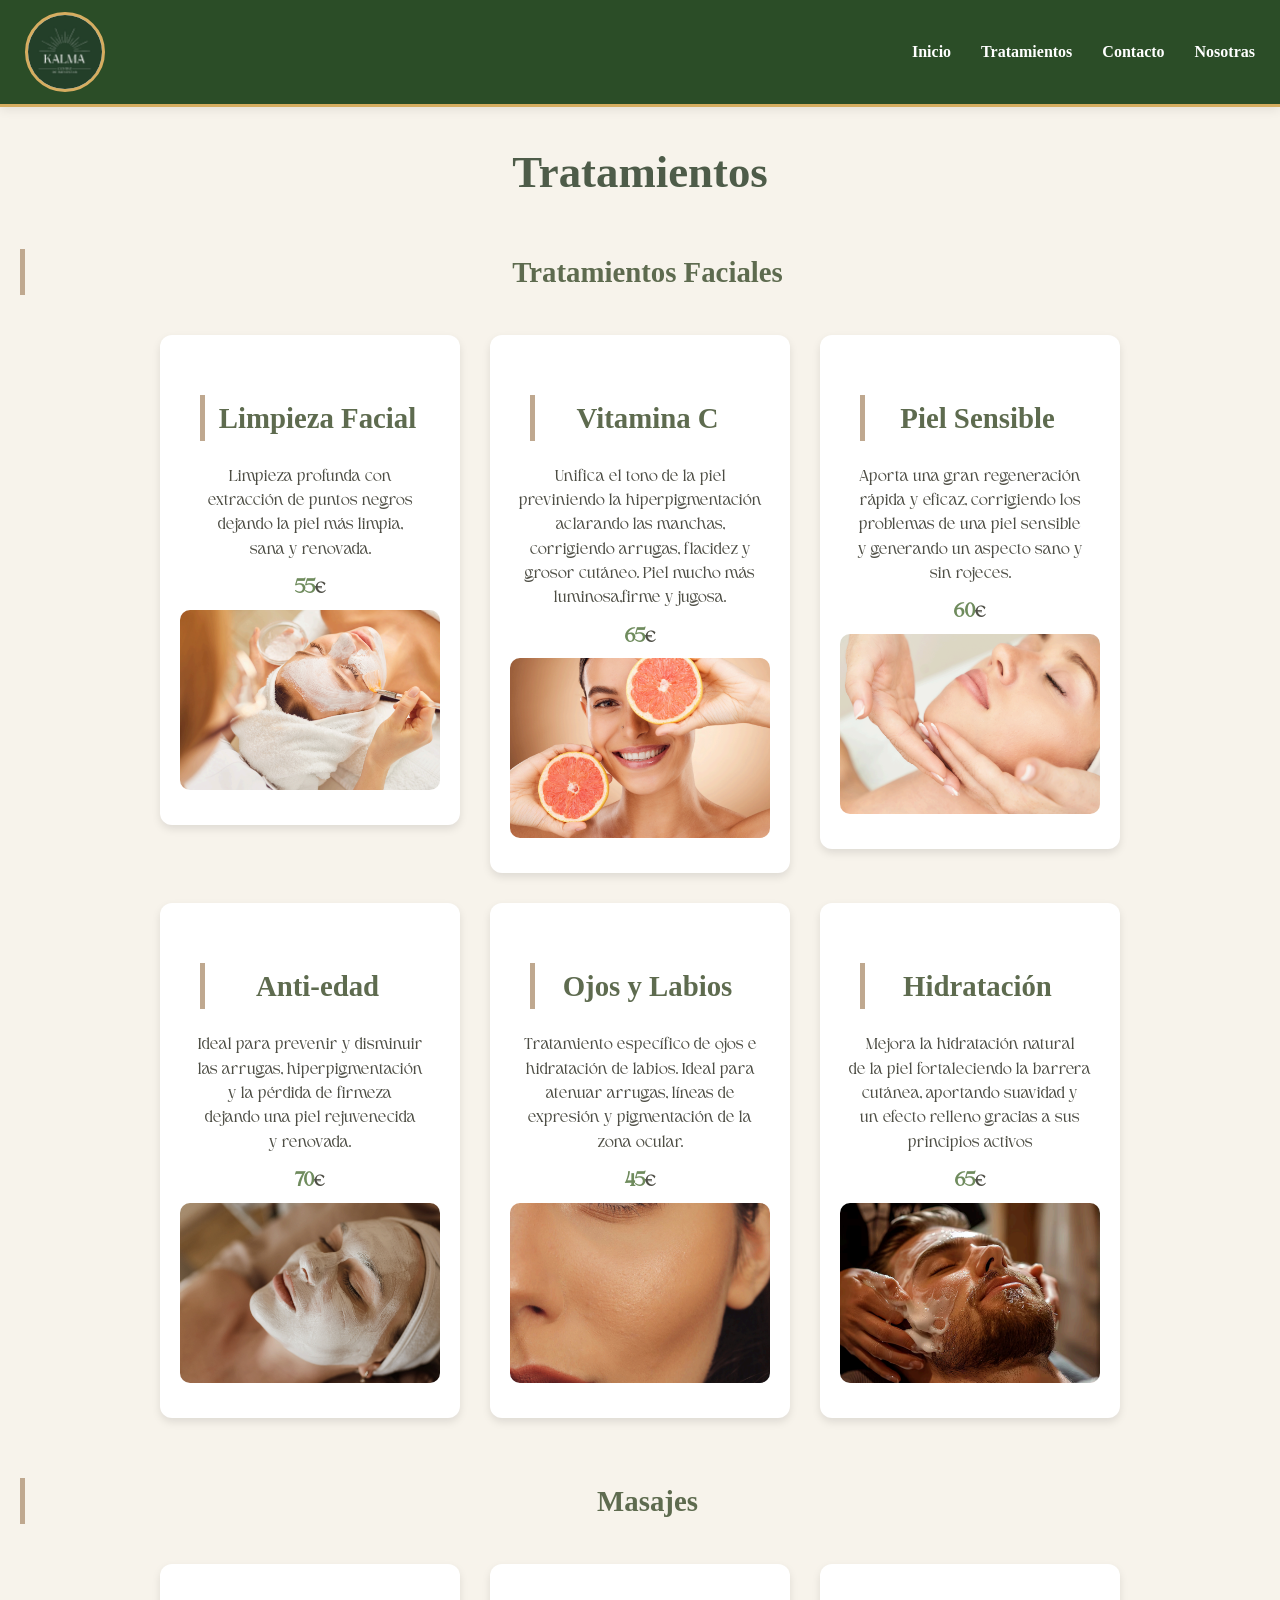
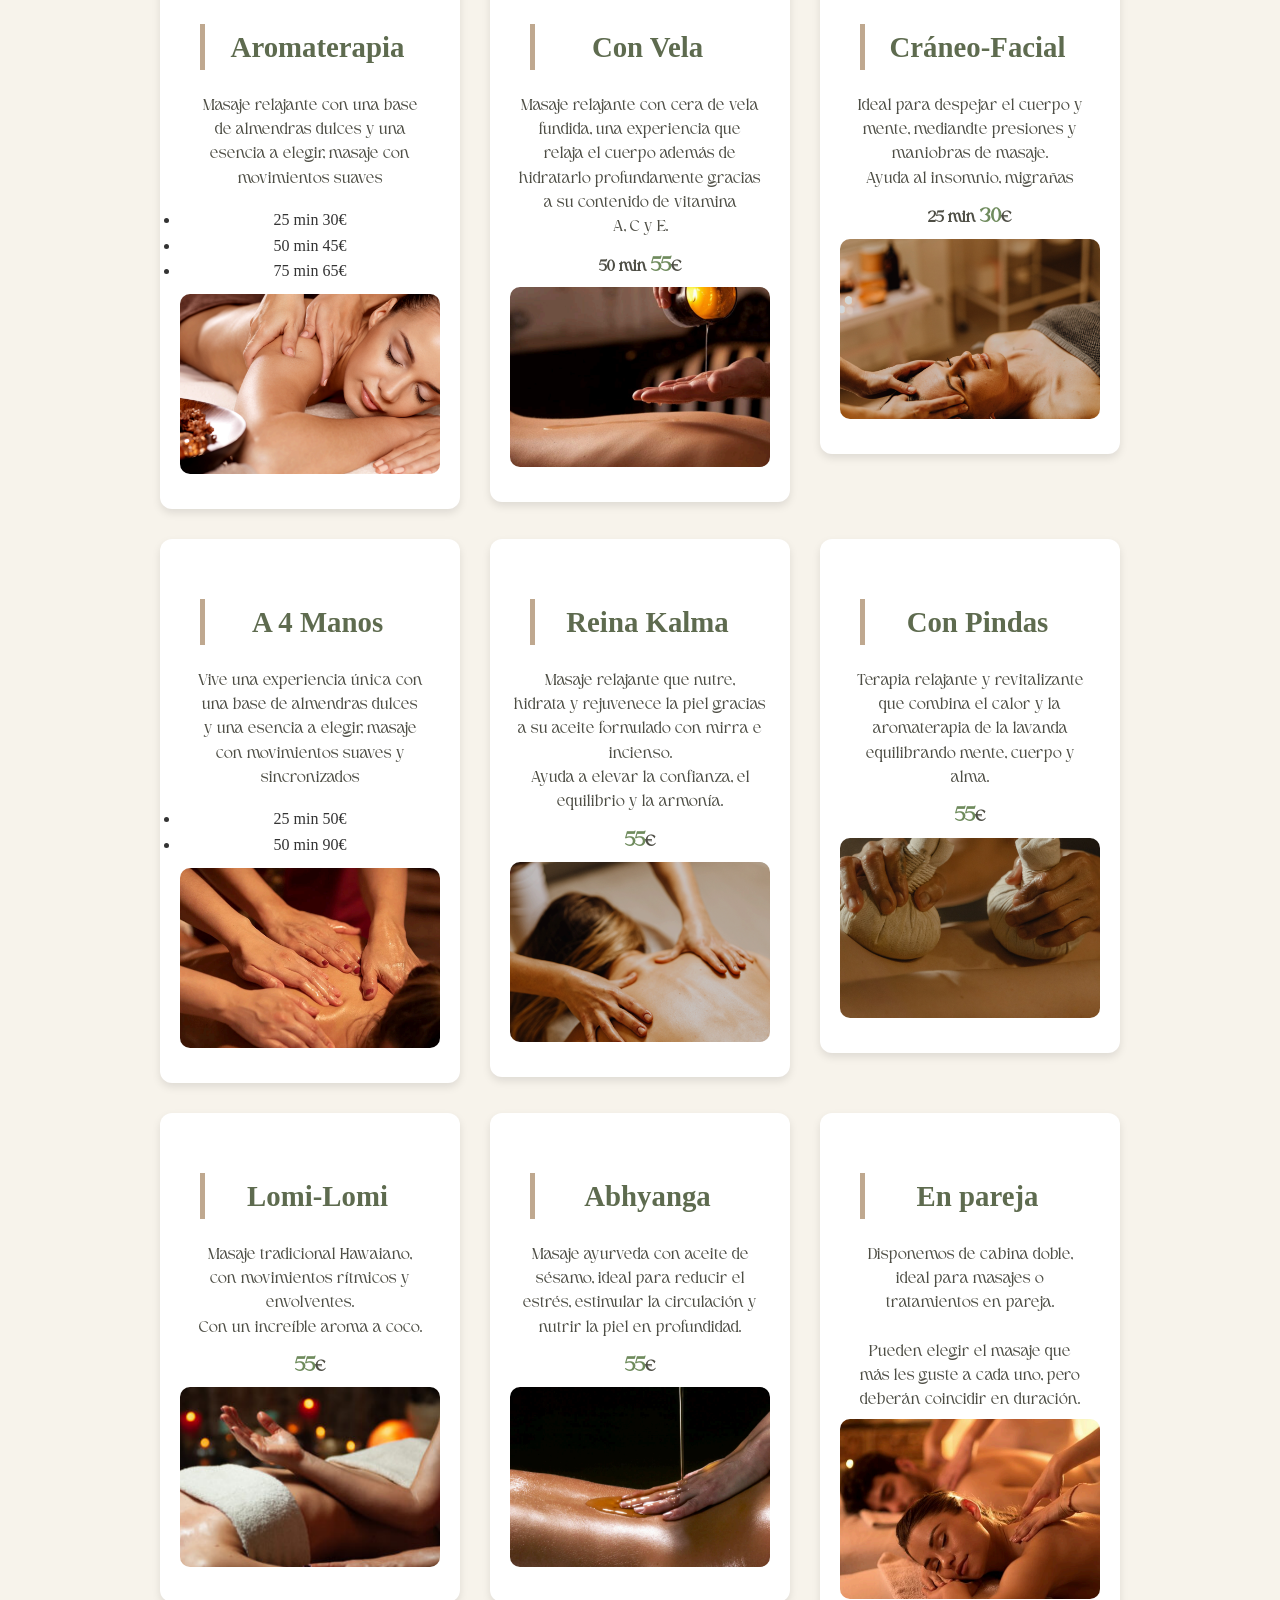
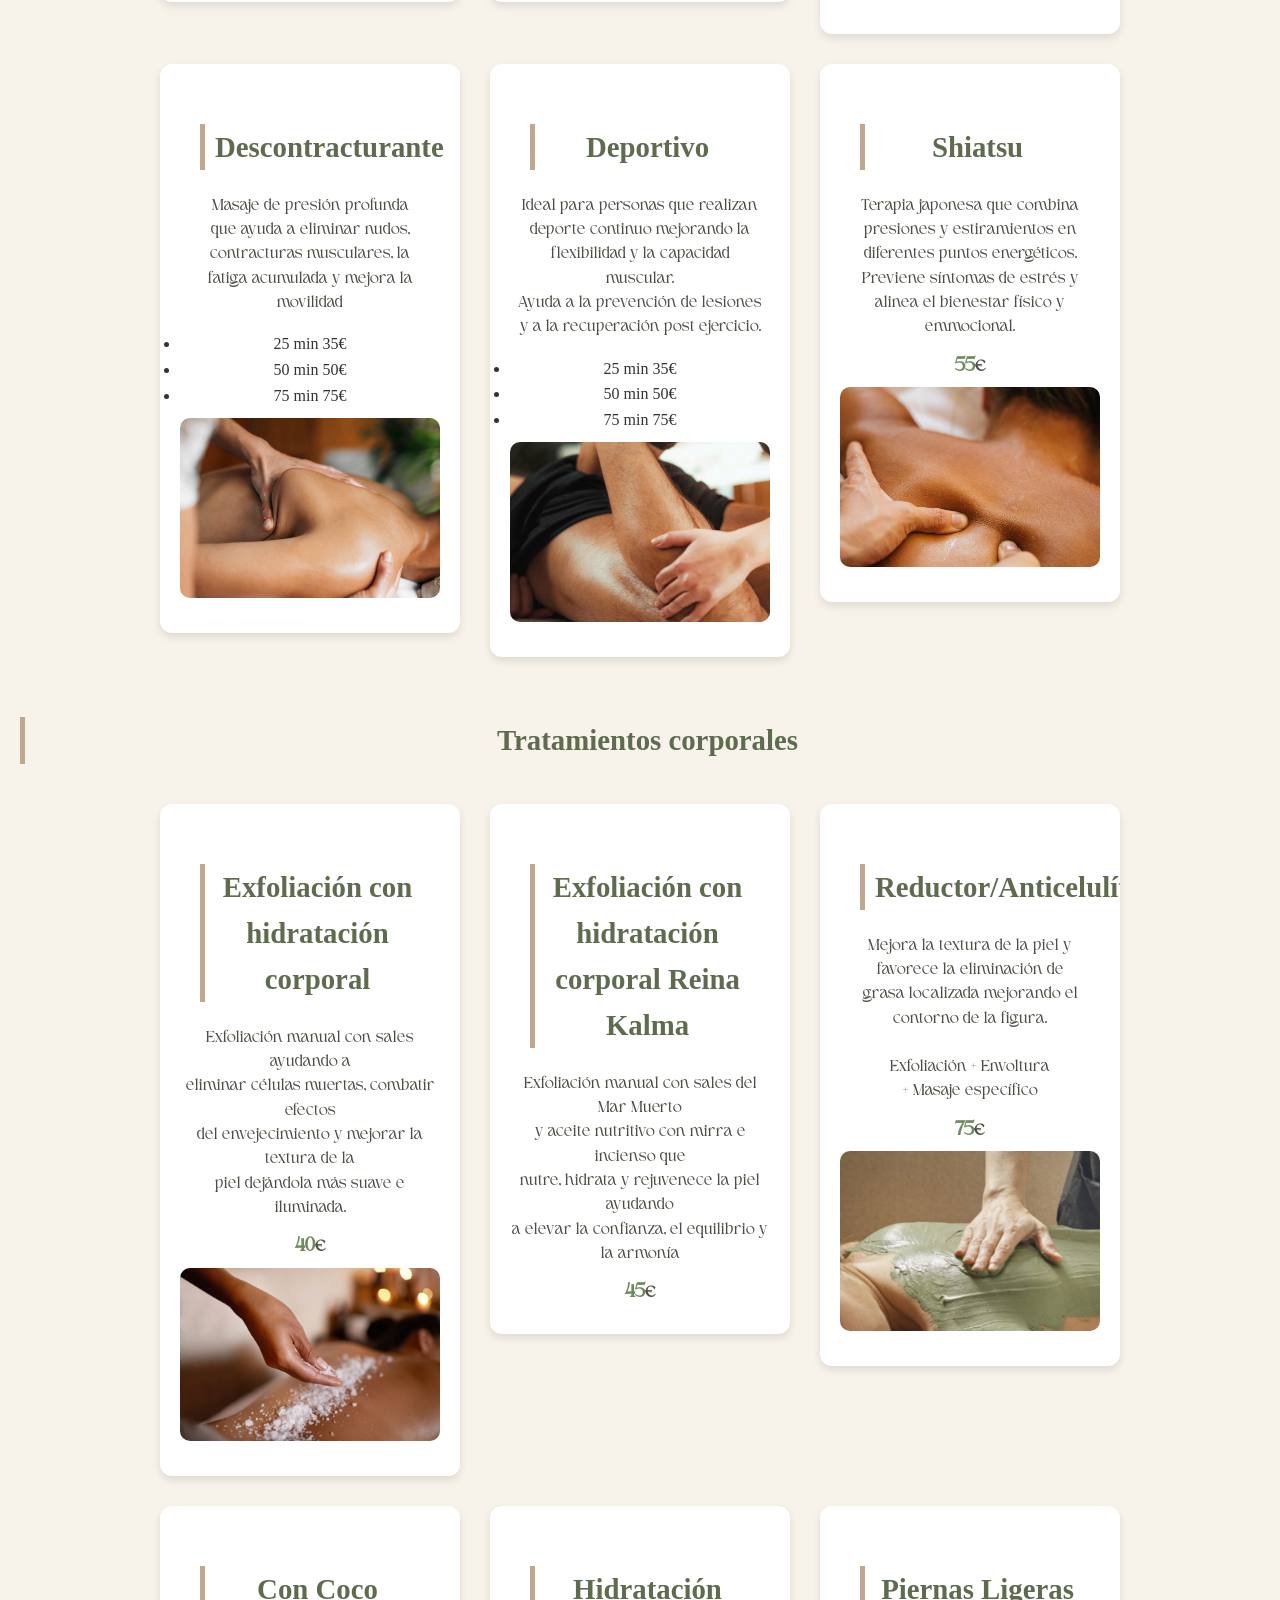
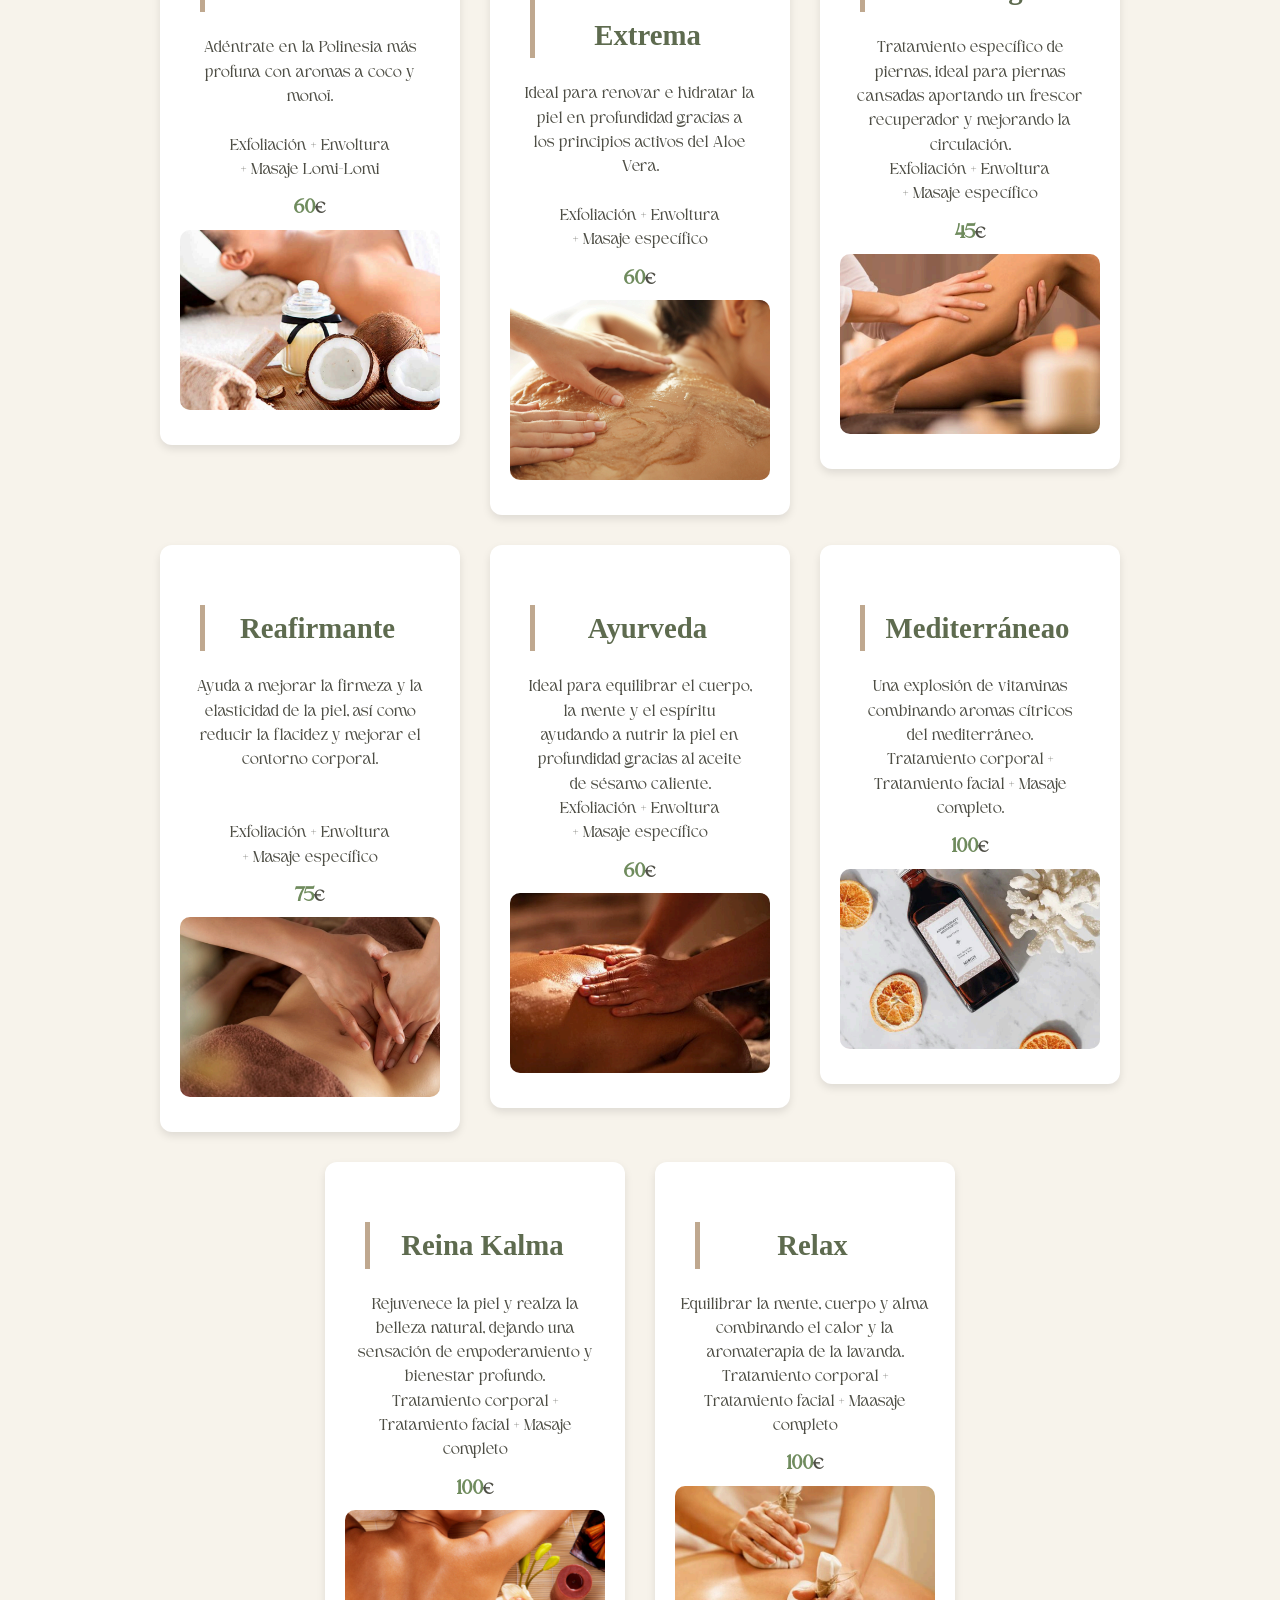
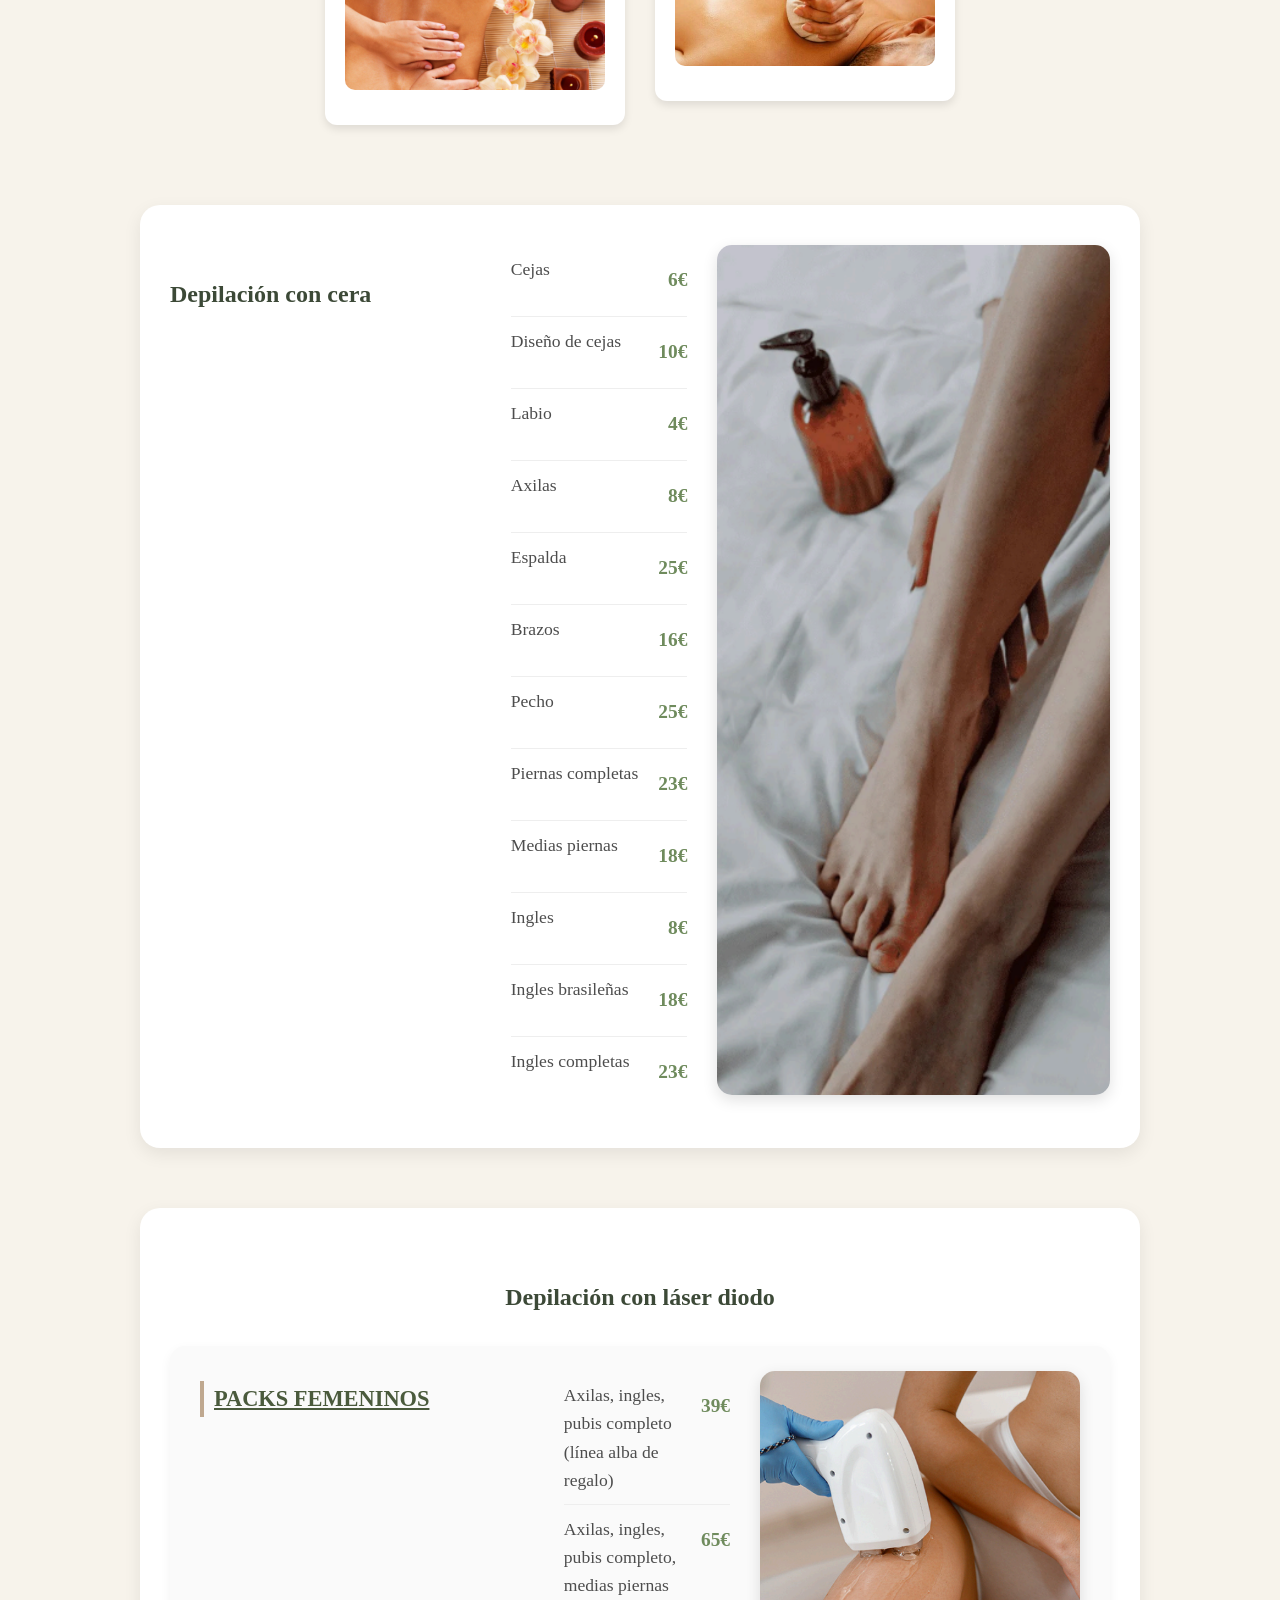
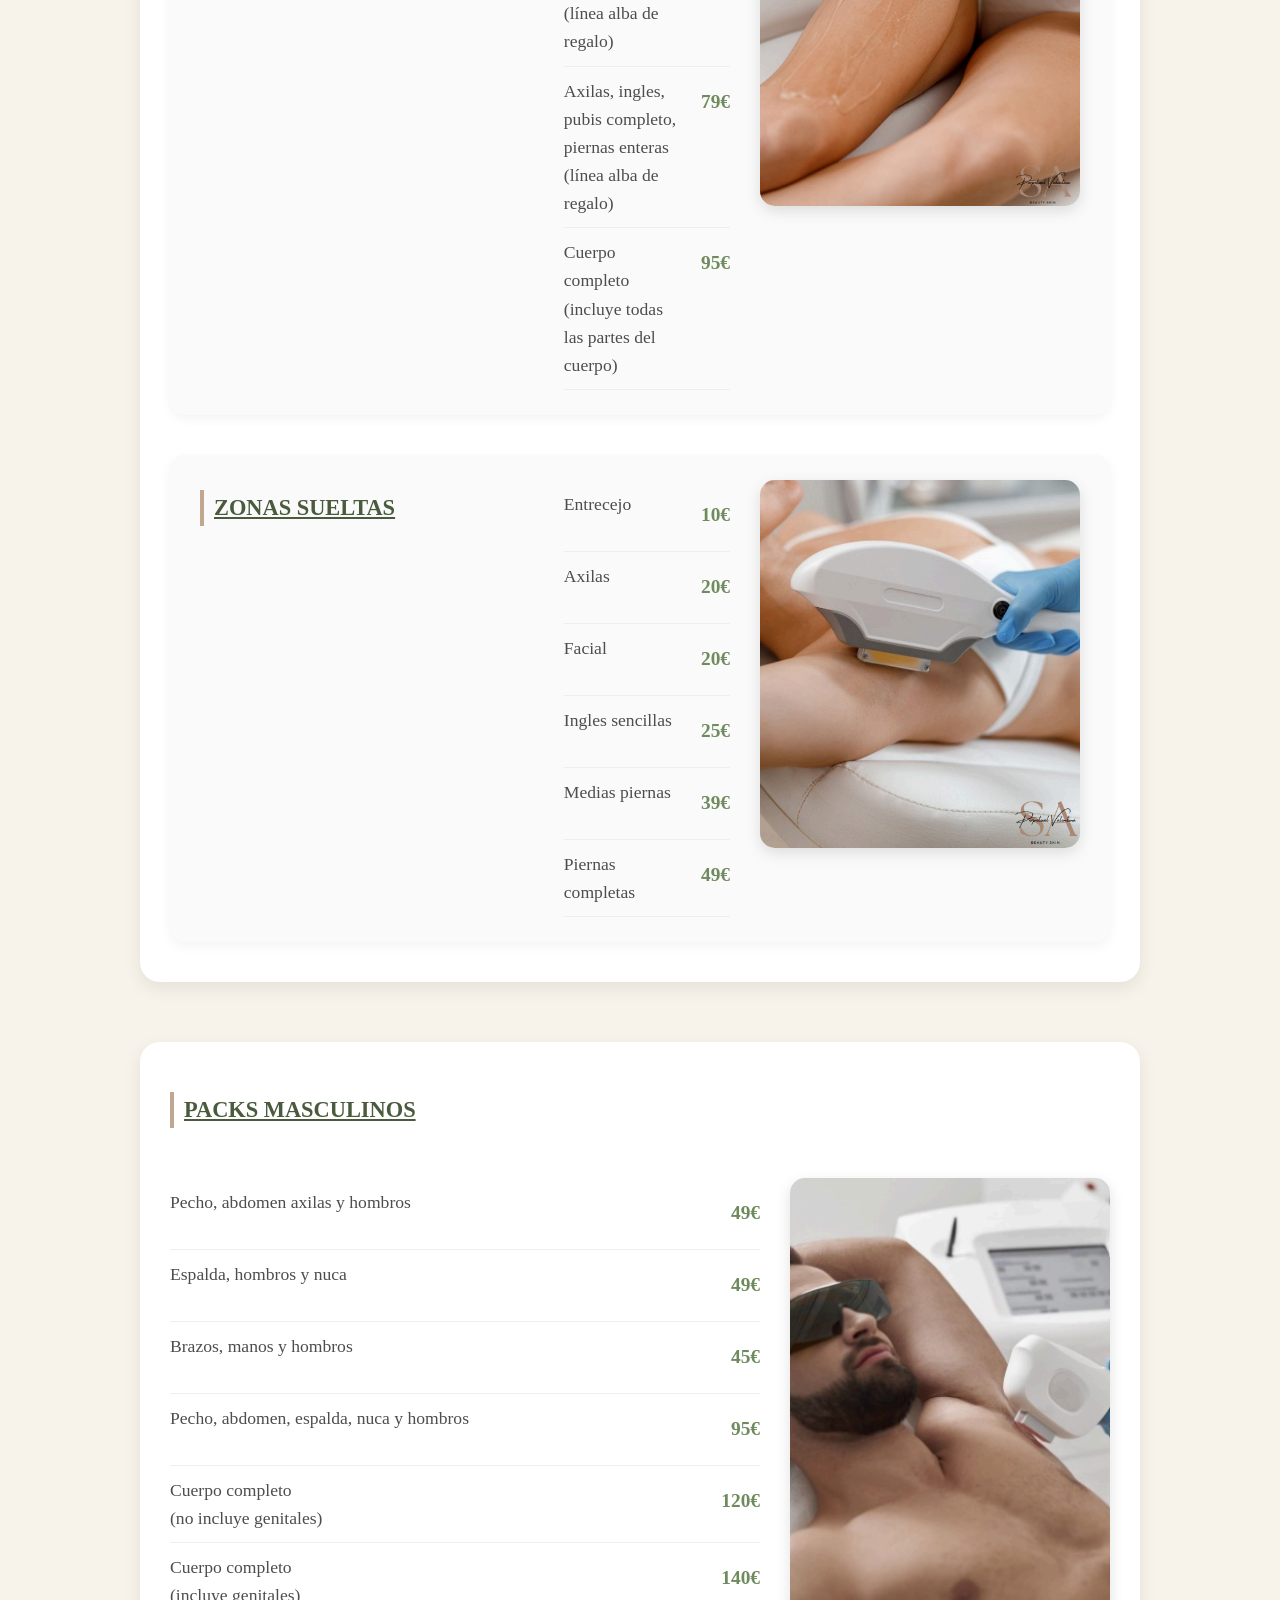
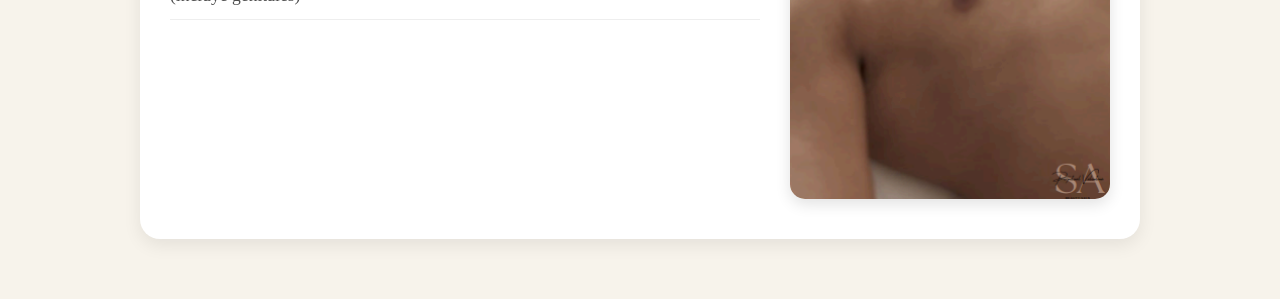
<file: servicios.html>
<!DOCTYPE html>
<html lang="es">
    <head>
        <meta charset="UTF-8"/>
        <meta name="viewport" content="width=device-width, initial-scale=1.0" />
        <title>Kalma. Servicios</title>
        <link rel="stylesheet" href="estilos.css" />
        <link href="https://fonts.googleapis.com/css2?family=Merriweather&family=Nunito&display=swap" rel="stylesheet" />
        <link rel="stylesheet" href="https://cdnjs.cloudflare.com/ajax/libs/font-awesome/6.5.0/css/all.min.css" />
    </head>
    <body>
        <!--Copia nav página principal-->
       <nav>
          <div class="nav-logo">
             <img src="img/logo.png" alt="Logotipo Kalma"/>
            </div>
          <div class="nav-links">
             <a href="index.html">Inicio</a>
             <a href="servicios.html">Tratamientos</a>
             <a href="index.html#contacto">Contacto</a>
             <a href="index.html#nosotras">Nosotras</a>
            </div>
        </nav>
        <!--contenedor principal de todos los tratamientos-->
        <div class="tratamientos">
          <h1>Tratamientos</h1>
          <h2 class="titulo-seccion">Tratamientos Faciales</h2>
          <!--Tratamientos faciales-->
            <div class="ttmto">
              <!--Cada bloque representa un tratamiento facial-->
              <!--Estructura general: título, descripción, precio e img-->
              <div id="facial">
                <h2>Limpieza Facial</h2>
                <p>Limpieza profunda con<br>extracción de puntos negros<br>dejando la piel más limpia,<br>sana y renovada.</p>
                <p class="precio">
                    <span class="cantidad">55</span><span class="moneda">€</span>
                </p>
                <img class="fotos-ttmtos" src="img/ttmt/faciales/facial.png" alt="Limpieza facial"/>
              </div>
              <div id="vitc">
                <h2>Vitamina C</h2>
                <p>Unifica el tono de la piel<br>previniendo la hiperpigmentación<br>aclarando las manchas,<br>
                    corrigiendo arrugas, flacidez y<br>grosor cutáneo. Piel mucho más<br>luminosa,firme y jugosa.</p>
                    <p class="precio">
                        <span class="cantidad">65</span><span class="moneda">€</span>
                    </p>
                    <img class="fotos-ttmtos" src="img/ttmt/faciales/vitc.png" alt="Vitamina C"/>
              </div>
              <div id="sensible">
                <h2>Piel Sensible</h2>
                <p>Aporta una gran regeneración<br>rápida y eficaz, corrigiendo los<br>problemas de una piel sensible<br>
                y generando un aspecto sano y<br>sin rojeces.</p>
                <p class="precio">
                    <span class="cantidad">60</span><span class="moneda">€</span>
                    
                </p>
                <img class="fotos-ttmtos" src="img/ttmt/faciales/sensible.png" alt="Piel sensible"/>
              </div>
              <div id="edad">
                <h2>Anti-edad</h2>
                <p>Ideal para prevenir y disminuir<br>las arrugas, hiperpigmentación<br>
                y la pérdida de firmeza<br>dejando una piel rejuvenecida<br>y renovada.</p>
                <p class="precio">
                 <span class="cantidad">70</span><span class="moneda">€</span>
                    
                </p>
                <img class="fotos-ttmtos" src="img/ttmt/faciales/anti-edad.png" alt="Anti-edad"/>

              </div>
              <div id="ojo-labio">
                <h2>Ojos y Labios</h2>
                <p>Tratamiento específico de ojos e<br>hidratación de labios. Ideal para atenuar arrugas, líneas de<br>
                expresión y pigmentación de la<br>zona ocular.</p>
                <p class="precio">
                 <span class="cantidad">45</span><span class="moneda">€</span>
                    
                </p>
                <img class="fotos-ttmtos" src="img/ttmt/faciales/ojoslabios.png" alt="Ojos y Labios"/>
              </div>
              <div id="hidra">
                <h2>Hidratación</h2>
                <p>Mejora la hidratación natural<br>de la piel fortaleciendo la barrera<br>cutánea, aportando suavidad y<br>un efecto
                relleno gracias a sus<br>principios activos</p>
                <p class="precio">
                 <span class="cantidad">65</span><span class="moneda">€</span>
                    
                </p>
                <img class="fotos-ttmtos" src="img/ttmt/faciales/hidratacion.png" alt="Hidratación"/>


              </div>

            </div>
          
          <h2 class="titulo-seccion">Masajes</h2>
          <!--Masajes-->
          <div class="ttmto">
        
            <div id="aroma">
            <h2>Aromaterapia</h2>
            <p>Masaje relajante con una base<br>de almendras dulces y una<br>esencia a elegir, masaje con<br>movimientos suaves</p>
            <p class="precio">
                <ul>
                    <li>25 min 30€</li>
                    <li>50 min 45€</li>
                    <li>75 min 65€</li>
                </ul>
                
            </p>
            <img class="foto-ttmtos" src="img/ttmt/masajes/aroma.png" alt="Aromaterapia"/>
            </div>
            <div id="vela">
               <h2>Con Vela</h2>
               <p>Masaje relajante con cera de vela<br>fundida, una experiencia que<br>relaja el cuerpo además de<br>
               hidratarlo profundamente gracias<br>a su contenido de vitamina<br>A, C y E.</p>
        
                <p class="precio">
                  <span class="tiempo">50 min </span><span class="cantidad">55</span><span class="moneda">€</span>
                </p>
                <img class="foto-ttmtos" src="img/ttmt/masajes/velas.png" alt="Con Vela"/>
            </div>
            <div id="craneo">
                <h2>Cráneo-Facial</h2>
                <p>Ideal para despejar el cuerpo y<br>mente, mediandte presiones y<br>maniobras de masaje.<br>Ayuda al insomnio, migrañas</p>
                <p class="precio">
                    <span class="tiempo">25 min </span><span class="cantidad">30</span><span class="moneda">€</span>
                </p>
                <img class="foto-ttmtos" src="img/ttmt/masajes/craneo-facial.png" alt="Cráneo-facial"/>
            </div>
            <div id="cuatro">
                <h2>A 4 Manos</h2>
                <p>Vive una experiencia única con<br>una base de almendras dulces<br>y una esencia a elegir, masaje<br>con movimientos suaves y sincronizados</p>
                <p class="precio">
                    <ul>
                    <li>25 min 50€</li>
                    <li>50 min 90€</li>
                   </ul>
                </p>
                <img class="foto-ttmtos" src="img/ttmt/masajes/cuatro.png" alt="A 4 Manos"/>
            </div>
            <div id="kalma">
                <h2>Reina Kalma</h2>
                <p>Masaje relajante que nutre,<br>hidrata y rejuvenece la piel gracias<br>a su aceite formulado con mirra e<br>incienso.<br>
                Ayuda a elevar la confianza, el<br>equilibrio y la armonía.</p>
                <p class="precio">
                   <span class="cantidad">55</span><span class="moneda">€</span>
                </p>
                <img class="foto-ttmtos" src="img/ttmt/masajes/kalma.png" alt="Reina Kalma"/>
            </div>
            <div id="pindas">
                <h2>Con Pindas</h2>
                <p>Terapia relajante y revitalizante<br> que combina el calor y la<br>aromaterapia de la lavanda<br>equilibrando mente, cuerpo y<br>alma.</p>
                <p class="precio">
                   <span class="cantidad">55</span><span class="moneda">€</span>
                </p>
                <img class="foto-ttmtos" src="img/ttmt/masajes/pindas.png" alt="Con pindas"/>
            </div>
            <div id="lomi">
                <h2>Lomi-Lomi</h2>
                <p>Masaje tradicional Hawaiano,<br>con movimientos rítmicos y<br>envolventes.<br>Con un increíble aroma a coco.</p>
                <p class="precio">
                   <span class="cantidad">55</span><span class="moneda">€</span>
                </p>
                <img class="foto-ttmtos" src="img/ttmt/masajes/lomi.png" alt="Lomi-Lomi"/>
            </div>
            <div id="abhyanga">
                <h2>Abhyanga</h2>
                <p>Masaje ayurveda con aceite de<br>sésamo, ideal para reducir el<br>estrés, estimular la circulación y<br>nutrir la piel en profundidad.</p>
                <p class="precio">
                   <span class="cantidad">55</span><span class="moneda">€</span>
                </p>
                <img class="foto-ttmtos" src="img/ttmt/masajes/abhyanga.png" alt="Abhyanga"/>
            </div>
            <div id="pareja">
                <h2>En pareja</h2>
                <p>Disponemos de cabina doble,<br>ideal para masajes o<br>tratamientos en pareja.<br><br>Pueden elegir el masaje que<br>más les guste a cada uno, pero<br>deberán coincidir en duración.</p>
                <img class="foto-ttmtos" src="img/ttmt/masajes/pareja.png" alt="En pareja"/>
            </div>
            <div id="descontra">
                <h2>Descontracturante</h2>
                <p>Masaje de presión profunda<br>que ayuda a eliminar nudos,<br>contracturas musculares, la<br>fatiga acumulada y mejora la<br>movilidad</p>
                <p class="precio">
                  <ul>
                    <li>25 min 35€</li>
                    <li>50 min 50€</li>
                    <li>75 min 75€</li>
                   </ul>
                </p>
                <img class="foto-ttmtos" src="img/ttmt/masajes/descontacturante.png" alt="Descontracturante"/>
            </div>
             <div id="depo">
                <h2>Deportivo</h2>
                <p>Ideal para personas que realizan<br>deporte continuo mejorando la<br>flexibilidad y la capacidad<br>muscular.<br>Ayuda a la prevención de lesiones<br>y a la recuperación post ejercicio.</p>
                <p class="precio">
                   <ul>
                    <li>25 min 35€</li>
                    <li>50 min 50€</li>
                    <li>75 min 75€</li>
                   </ul>
                </p>
                <img class="foto-ttmtos" src="img/ttmt/masajes/deportivo.png" alt="Deportivo"/>
            </div>
             <div id="shiatsu">
                <h2>Shiatsu</h2>
                <p>Terapia japonesa que combina<br>presiones y estiramientos en<br>diferentes puntos energéticos.<br>Previene síntomas de estrés y<br>alinea el bienestar físico y emmocional.</p>
                <p class="precio">
                   <span class="cantidad">55</span><span class="moneda">€</span>
                </p>
                <img class="foto-ttmtos" src="img/ttmt/masajes/shiatsu.png" alt="Shiatsu"/>
            </div>
          </div>
          <h2 class="titulo-seccion">Tratamientos corporales</h2>
          <!--Tratamientos corporales-->
          <div class="ttmto">
        
           <div id="exfoliación">
            
                <h2>Exfoliación con hidratación corporal</h2>
                <p>Exfoliación manual con sales ayudando a<br>eliminar células muertas, combatir efectos<br>
                del envejecimiento y mejorar la textura de la<br>piel dejándola más suave e iluminada.</p>
                <p class="precio">
                    <span class="cantidad">40</span><span class="moneda">€</span>
                </p>
            
            <img class="foto-ttmtos" src="img/ttmt/corporal/exfoliación.jpg" alt="Exfoliación"/>    
            </div>
            <div id="exfoliacion2">
                <h2>Exfoliación con hidratación corporal Reina Kalma</h2>
                <p>Exfoliación manual con sales del Mar Muerto<br>y aceite nutritivo con mirra e incienso que<br>nutre, hidrata y rejuvenece la piel ayudando<br>
                a elevar la confianza, el equilibrio y la armonía</p>
                <p class="precio">
                    <span class="cantidad">45</span><span class="moneda">€</span>
                </p>
            </div>
           <div id="reductor">
            <h2>Reductor/Anticelulítico</h2>
            <p>Mejora la textura de la piel y<br>favorece la eliminación de<br>grasa localizada mejorando el<br>contorno de la figura.<br><br>Exfoliación + Envoltura<br>
            + Masaje específico</p>
            <p class="precio">
                <span class="cantidad">75</span><span class="moneda">€</span>
            </p>
            <img class="foto-ttmtos" src="img/ttmt/corporal/reductor.png" alt="Reductor/Anticelulítico"/>
            
           </div>
           <div id="coco">
            <h2>Con Coco</h2>
            <p>Adéntrate en la Polinesia más<br>profuna con aromas a coco y<br>monoï.<br><br>Exfoliación + Envoltura<br>+ Masaje Lomi-Lomi</p>
            <p class="precio">
                <span class="cantidad">60</span><span class="moneda">€</span>
            </p>
            <img class="foto-ttmtos" src="img/ttmt/corporal/coco.png" alt="Coco"/>
            
           </div>
           <div id="hidra-corporal">
            <h2>Hidratación Extrema</h2>
            <p>Ideal para renovar e hidratar la<br>piel en profundidad gracias a<br>los principios activos del Aloe<br>Vera.<br>
            <br>Exfoliación + Envoltura<br>+ Masaje específico</p>
            <p class="precio">
                <span class="cantidad">60</span><span class="moneda">€</span>
            </p>
            <img class="foto-ttmtos" src="img/ttmt/corporal/hidra.png" alt="Hidratación Extrema"/>
            
           </div>
           <div id="piernas">
            <h2>Piernas Ligeras</h2>
            <p>Tratamiento específico de<br>piernas, ideal para piernas<br>cansadas aportando un frescor<br>
            recuperador y mejorando la<br>circulación.<br>Exfoliación + Envoltura<br>+ Masaje específico</p>
            <p class="precio">
                <span class="cantidad">45</span><span class="moneda">€</span>
            </p>
            <img class="foto-ttmtos" src="img/ttmt/corporal/piernas.png" alt="Piernas Ligeras"/>
            
           </div>
           <div id="reafirm">
            <h2>Reafirmante</h2>
            <p>Ayuda a mejorar la firmeza y la<br>elasticidad de la piel, así como<br>reducir la flacidez y mejorar el<br>contorno corporal.<br><br>
            <br>Exfoliación + Envoltura<br>+ Masaje específico</p>
            <p class="precio">
                <span class="cantidad">75</span><span class="moneda">€</span>
            </p>
            <img class="foto-ttmtos" src="img/ttmt/corporal/reafirmante.png" alt="Reafirmante"/>
            
           </div>
           <div id="ayu">
            <h2>Ayurveda</h2>
            <p>Ideal para equilibrar el cuerpo,<br>la mente y el espíritu<br>ayudando a nutrir la piel en<br>profundidad gracias al aceite<br>de sésamo caliente.
            <br>Exfoliación + Envoltura<br>+ Masaje específico</p>
            <p class="precio">
                <span class="cantidad">60</span><span class="moneda">€</span>
            </p>
            <img class="foto-ttmtos" src="img/ttmt/corporal/ayurveda.png" alt="Ayurveda"/>
            
           </div>
           <div id="medite">
            <h2>Mediterráneao</h2>
            <p>Una explosión de vitaminas<br>combinando aromas cítricos<br>del mediterráneo.<br>
            Tratamiento corporal +<br>Tratamiento facial + Masaje<br> completo.</p>
            <p class="precio">
                <span class="cantidad">100</span><span class="moneda">€</span>
            </p>
            <img class="foto-ttmtos" src="img/ttmt/corporal/mediterraneo.png" alt="Mediterráneo"/>
            
           </div>
           <div id="reinaKalma">
            <h2>Reina Kalma</h2>
            <p>Rejuvenece la piel y realza la<br>belleza natural, dejando una<br>sensación de empoderamiento y<br> bienestar profundo.
            <br>Tratamiento corporal +<br>Tratamiento facial + Masaje<br>completo</p>
            <p class="precio">
                <span class="cantidad">100</span><span class="moneda">€</span>
            </p>
            <img class="foto-ttmtos" src="img/ttmt/corporal/kalma.png" alt="Reina Kalma"/>
            
           </div>
           <div id="relax">
            <h2>Relax</h2>
            <p>Equilibrar la mente, cuerpo y alma<br>combinando el calor y la<br>aromaterapia de la lavanda.<br>
            Tratamiento corporal +<br>Tratamiento facial + Maasaje<br>completo</p><!--competo en pdf-->
            <p class="precio">
                <span class="cantidad">100</span><span class="moneda">€</span>
            </p>
            <img class="foto-ttmtos" src="img/ttmt/corporal/relax.png" alt="Relax"/>
            
           </div>
          </div>
        </div>
        <!--Div para agrupar todos los tipos de depilación-->
        <div id="depilacion">
            <!--Cabecera de la sección-->
            <h2 class="titulo-seccion">Depilación con cera</h2>
            <div class="contenido-depi">
            <!--Lista para los tipos y precios en span para css-->
              <ul class="lista-depi">
                  <li>Cejas <span class="precio">6€</span></li>
                  <li>Diseño de cejas <span class="precio">10€</span></li>
                  <li>Labio <span class="precio">4€</span></li>
                  <li>Axilas <span class="precio">8€</span></li>
                  <li>Espalda <span class="precio">25€</span></li>
                  <li>Brazos <span class="precio">16€</span></li>
                  <li>Pecho <span class="precio">25€</span></li>
                  <li>Piernas completas <span class="precio">23€</span></li>
                  <li>Medias piernas <span class="precio">18€</span></li>
                  <li>Ingles <span class="precio">8€</span></li>
                  <li>Ingles brasileñas <span class="precio">18€</span></li>
                  <li>Ingles completas <span class="precio">23€</span></li>
              </ul>
              <!--Foto depilación piernas-->
              <img id="foto-depi" src="img/ttmt/depil.png" alt="piernas depil"/>
            </div>
        </div>
        <!--Láser femenino con título y precio-->
        <div id="diodo-fem">
            <h2 class="titulo-seccion">Depilación con láser diodo</h2>
            <div class="diodo-femenino"><!--Pack láser-->
                <h3 class="titulo-diodo">PACKS FEMENINOS</h3>
                <ul class="lista-diodo">
                    <li>Axilas, ingles, pubis completo<br>
                    (línea alba de regalo)<span class="precio">39€</span></li>
                    <li>Axilas, ingles, pubis completo, medias piernas<br>
                    (línea alba de regalo)<span class="precio">65€</span></li>
                    <li>Axilas, ingles, pubis completo, piernas enteras<br>
                    (línea alba de regalo)<span class="precio">79€</span></li>
                    <li>Cuerpo completo<br>
                    (incluye todas las partes del cuerpo)<span class="precio">95€</span></li>
                </ul>
                <img class="foto-diodo-fem" src="img/ttmt/diodo fem/packfem.png" alt="pack femenino diodo"/>
            </div>
            <div class="diodo-femenino"> <!--Zonas sueltas láser-->
                <h3 class="titulo-diodo">ZONAS SUELTAS</h3>
                <ul class="lista-diodo">
                    <li>Entrecejo<span class="precio">10€</span></li>
                    <li>Axilas<span class="precio">20€</span></li>
                    <li>Facial<span class="precio">20€</span></li>
                    <li>Ingles sencillas<span class="precio">25€</span></li>
                    <li>Medias piernas<span class="precio">39€</span></li>
                    <li>Piernas completas<span class="precio">49€</span></li>
                </ul>
                <img class="foto-diodo-fem" src="img/ttmt/diodo fem/sueltas.png" alt="Partes sueltas"/>
            </div>
        </div>
        <!--Láser masculino-->
        <div id="diodo-masc">
            <!--Lista packs-->
            <div id="pack-masc">
                <h3 class="titulo-diodo">PACKS MASCULINOS</h3>
                <ul class="lista-diodo">
                    <li>Pecho, abdomen axilas y hombros<span class="precio">49€</span></li>
                    <li>Espalda, hombros y nuca<span class="precio">49€</span></li>
                    <li>Brazos, manos y hombros<span class="precio">45€</span></li>
                    <li>Pecho, abdomen, espalda, nuca y hombros<span class="precio">95€</span></li>
                    <li>Cuerpo completo<br>(no incluye genitales)<span class="precio">120€</span></li>
                    <li>Cuerpo completo<br>(incluye genitales)<span class="precio">140€</span></li>
                </ul>
                <img id="foto-diodo-masc" src="img/ttmt/diodo-masc.png" alt="diodo-masc"/>
            </div>
        </div>
    </body>
</html>
</file>
<file: estilos.css>
/*Estilos para web KALMA*/
/*Fuentes personalizadas*/
@font-face {
  font-family: 'Higuen-Regular-Serif';
  src: url('./fuente/higuen-regular.otf') format('opentype');
}

@font-face {
  font-family: 'theseasons-regular', serif;
  src: url('./fuente/the-seasons-regular.otf') format('opentype');
}

/*Reglas generales*/
* {
  box-sizing: border-box;
  margin: 0;
  padding: 0;
}

body {
  font-family: 'theseasons-regular', serif;
  background-color: #f7f3eb;
  color: #333;
  line-height: 1.6;
  transition: backgroud-color 0.3s ease; /*Transición para cambio de fondo*/
}

/* NAVIGACIÓN */
nav {
  display: flex;
  align-items: center;
  justify-content: space-between;
  background-color: #2b4d27; /*Verde oscuro*/
  padding: 12px 25px;
  position: sticky; /*fijo al hacer scroll*/
  top: 0;
  z-index: 1000; /*se superpone a otros elementos*/
  border-bottom: 3px solid #d6ad60; /* borde dorado*/
  box-shadow: 0 3px 10px rgba(0, 0, 0, 0.08); /*sombra sutil*/
}

/*LOGO NAVEGACIÓN*/
.nav-logo {
  width: 80px;
  height: 80px;
  border-radius: 50%; /*círculo*/
  overflow: hidden;
  border: 3px solid #d6ad60;
  background-color: white;
  display: flex;
  align-items: center;
  justify-content: center;
}

/*IMG LOGO*/
.nav-logo img {
  height: 100%;
  width: auto;
  object-fit: contain;
}

/*ENLACES DE NAV*/
.nav-links {
  display: flex;
  gap: 30px;
}
/*Estilos de los a*/
.nav-links a {
  color: white;
  text-decoration: none;
  font-weight: 700;
  font-size: 1rem;
  font-family: 'TheSeasons-Regular', serif;
  transition: color 0.3s ease;
  border-bottom: none;
}
/*Reacción cuando el ratón pasa por encima*/
.nav-links a:hover {
  color: #d6ad60;
}

/* HEADER */
header {
  margin: 25px 15px;
  border-radius: 15px;
  overflow: hidden;
  box-shadow: 0 6px 25px rgba(0, 0, 0, 0.1);
}

/*Título con fondo de imagen*/
#nombre-con-fondo {
  font-size: 2.8rem;
  font-weight: 700;
  font-family: 'Higuen-Regular-Serif', serif;
  color: white;
  padding: 60px 30px;
  height: 250px;
  width: 100%;
  border-radius: 20px;
  background: url('img/fondo.jpg') center/cover no-repeat;
  text-shadow: 2px 2px 10px rgba(0, 0, 0, 0.7);
  display: flex;
  align-items: center;
  justify-content: center;
  text-align: center;
  transition: opacity 1s ease-in-out;
  opacity: 1;
}


/*PRESENTACIÓN*/
.presentacion h2 {
  font-size: 2.2rem;
  color: #2b4d27;
  margin-bottom: 20px;
  font-family: 'Higuen-Regular-Serif', serif;
}

/* GALERÍA */
.bloque,
.presentacion {
  background-color: #ffffff;
  max-width: 1000px;
  margin: 50px auto;
  border-radius: 20px;
  padding: 40px 30px;
  box-shadow: 0 6px 18px rgba(0, 0, 0, 0.08);
  text-align: center;
}

.bloque h2 {
  font-size: 2.2rem;
  color: #2b4d27;
  margin-bottom: 30px;
  font-family: 'Higuen-Regular-Serif', serif;
}

/*Diseño de galería en grid*/
.galeria {
  display: grid;
  grid-template-columns: repeat(auto-fit, minmax(220px, 1fr));
  gap: 25px;
  justify-items: center;
}

/*Img de galería*/
.galeria img {
  width: 100%;
  max-width: 220px;
  height: 330px;
  object-fit: cover;
  border-radius: 15px;
  box-shadow: 0 5px 12px rgba(0, 0, 0, 0.15);
  cursor: pointer;
  transition: transform 0.3s ease, box-shadow 0.3s ease;
}

/*Hover en igmg de galería*/
.galeria img:hover {
  transform: scale(1.05);
  box-shadow: 0 8px 25px rgba(0, 0, 0, 0.2);
}

/* MODAL PARA IMG*/
.modal {
  display: none;
  position: fixed;
  top: 0; left: 0;
  width: 100vw;
  height: 100vh;
  background: rgba(0,0,0,0.8);
  justify-content: center;
  align-items: center;
  z-index: 10000;
  cursor: pointer;
}

.modal img {
  max-width: 90%;
  max-height: 90%;
  border-radius: 12px;
  box-shadow: 0 0 30px white;
}

/* PROMO */
.promo {
  background-color: #fefaf3;
  padding: 35px 25px;
  border-radius: 20px;
  max-width: 720px;
  margin: 50px auto 60px auto;
  text-align: center;
  box-shadow: 0 5px 18px rgba(0,0,0,0.08);
}

.promo h3 {
  font-size: 1.8rem;
  color: #2b4d27;
  margin-bottom: 25px;
  font-family: 'Higuen-Regular-Serif', serif;
}

.promo-img img {
  max-width: 90%;
  height: auto;
  display: block;
  margin: 0 auto;
  border-radius: 15px;
  box-shadow: 0 5px 15px rgba(0,0,0,0.12);
  transition: transform 0.3s ease;
}

.promo-img img:hover {
  transform: scale(1.03);
}

/* FOOTER */
.footer-kalma-fijo {
  position: relative;
  bottom: 0;
  left: 0;
  width: 100%;
  background-color: #2b4d27;
  border-top: 4px solid #d6ad60;
  display: flex;
  justify-content: center;
  align-items: center;
  padding: 10px 0;
  z-index: 1000;
  box-shadow: 0 -3px 10px rgba(0, 0, 0, 0.08);
}

.enlaces-footer {
  display: flex;
  flex-direction: column;
  align-items: center;
  gap: 8px;
  text-align: center;
}

.enlaces-footer a {
  color: white;
  font-size: 1.3rem;
  transition: color 0.3s ease;
  text-decoration: none;
}


.enlaces-footer a:hover {
  color: #d6ad60;
}

/* RESPONSIVE */
@media (max-width: 768px) {
  nav {
    flex-direction: column;
    gap: 12px;
  }

  #nombre-con-fondo {
    font-size: 2rem;
    padding: 40px 20px;
  }

  .galeria img {
    max-width: 90%;
    height: auto;
  }

  .promo {
    padding: 25px 15px;
  }

  .promo h3 {
    font-size: 1.5rem;
  }

  .footer-kalma-fijo {
    flex-direction: column;
    gap: 10px;
    padding: 15px;
  }
}

/*SERVICIOS*/
/* TÍTULOS */
.tratamientos h1 {
  font-family: 'theseasons-regular', serif;
  font-size: 2.8em;
  text-align: center;
  margin: 30px 0 10px;
  color: #4e5c49; /* verde profundo */
}

.tratamientos h2 {
  font-family: 'theseasons-regular', serif;
  font-size: 1.8em;
  margin: 40px 20px 20px;
  color: #5e6b4f;
  border-left: 5px solid #bfa88f; /* tono madera medio */
  padding-left: 10px;
  text-align: center;
}

.titulo-seccion {
  margin-top: 30px;
  margin-bottom: 30px;
  text-align: center;
  color: #3c4937;
}

/* CONTENEDOR GENERAL DE TRATAMIENTOS */
.ttmto {
  display: flex;
  flex-wrap: wrap;
  justify-content: center;
  gap: 30px;
  padding: 20px;
  align-items: stretch;
}

/* TARJETAS DE SERVICIO */
.ttmto > div {
  background-color: #ffffff;
  border-radius: 12px;
  width: 300px;
  height: 100%;
  min-height: 480px;
  padding: 20px;
  box-shadow: 0 4px 8px rgba(0,0,0,0.1);
  text-align: center;
  transition: transform 0.3s;
  display: flex;
  flex-direction: column;
  justify-content: space-between;
  overflow: hidden;
}

.ttmto > div:hover {
  transform: scale(1.05);
  box-shadow: 0 10px 20px rgba(0, 0, 0, 0.2);
}

/*título en tarjeta*/
.ttmto h3 {
  font-family: 'theseasons-regular', serif;
  font-weight: 700;
  font-size: 1.8em;
  color: #4a5a3c;
  margin-bottom: 15px;
}

/*texto en tarjeta*/
.ttmto p {
  font-family: 'higuen-regular-serif', serif;
  font-size: 0.95em;
  margin: 5px 0;
  color: #4d4d44;
  flex-grow: 1;
}

/* PRECIO */
.precio {
  font-weight: bold;
  font-size: 1.1em;
  color: #6f8b5d;
  margin: 10px 0;
}

.precio .cantidad,
.precio ul li {
  font-size: 1.3em;
  color: #6f8b5d;
  margin: 5px 0;
}

/* IMÁGENES */
.foto-ttmtos,
.fotos-ttmtos {
  width: 100%;
  max-height: 180px;
  object-fit: cover;
  border-radius: 10px;
  margin-bottom: 15px;
  flex-shrink: 0;
  display: block;
}

/*Depilación*/
#depilacion{
  display: flex; /*Elementos hijos en fila*/
  justify-content: space-between;/*Espacio entre la lista y la imagen*/
  align-items: flex-start;
  gap: 30px; /*Espacio horizontal*/
  background-color: #ffffff;
  border-radius: 20px;
  padding: 40px 30px;
  box-shadow: 0 6px 18px rgba(0, 0, 0, 0.08);
  max-width: 1000px;
  margin: 60px auto;
  flex-wrap: wrap; /*Para que se adapte bien en responsive*/
}


/*Contenido dentro de depilación*/
.contenido-depi {
  display: flex;
  justify-content: space-between;
  align-items: stretch;
  gap: 30px;
}

/*Lista de servicios con precio*/
.lista-depi li{
  display: flex;
  justify-content:  space-between; /*Para espacio entre el tipo y el precio*/
  padding: 10px 0;
  gap: 20px;
  border-bottom: 1px solid #eee;
  font-size: 1.1rem;
  color: #4d4d4d;
}

.lista-depi li:last-child{
  border-bottom: none;
}

.lista-depi .precio{
  font-family: 'TheSeasons-Regular', serif;
  font-weight: bold;
  color: #6f8b5d;
}

#foto-depi {
  flex: 1;
  max-width: 400px;
  height: 850px;
  object-fit: cover;
  border-radius: 15px;
  box-shadow: 0 5px 15px rgba(0,0,0,0.12);
  align-self: flex-start;
}
#diodo-fem{
  background-color: #ffffff;
  border-radius: 20px;
  padding: 40px 30px;
  box-shadow: 0 6px 18px rgba(0, 0, 0, 0.08);
  max-width: 1000px;
  margin: 60px auto;

}
.diodo-femenino {
  background-color: #fafafa;       /* Fondo claro para diferenciar */
  border-radius: 15px;
  padding: 25px 30px;
  margin-bottom: 40px;             /* Separación entre bloques */
  box-shadow: 0 4px 12px rgba(0,0,0,0.05);
  display: flex;
  gap: 30px;
  align-items: flex-start;
  justify-content: space-between;
}
.diodo-femenino:last-child {
  margin-bottom: 0;
}
.titulo-diodo{
  font-family: 'theseason-regular', serif;
  font-size: 1.4em;
  color: #4a5a3c;
  margin: 10px 0;
  text-decoration: underline;
  /* Borde izquierdo ajustado */
  border-left: 4px solid #bfa88f; /* ancho, estilo y color del borde */
  padding-left: 10px; /* separación entre el borde y el texto */
  flex-basis: 100%;
}
.diodo-femenino .lista-diodo{
  flex: 2 1 450px;
  max-width: 600px;
  list-style: none;
  padding: 0;
  margin: 0;
}

 .lista-diodo li{
  display: flex;
  justify-content:  space-between; /*Para espacio entre el tipo y el precio*/
  padding: 10px 0;
  gap: 20px;
  border-bottom: 1px solid #eee;
  font-size: 1.1rem;
  color: #4d4d4d;
}
.foto-diodo-fem{
 
  flex: 1 1 300px;
  max-width: 320px;
  width: 100%;
  height: auto;
  object-fit: contain;
  border-radius: 15px;
  box-shadow: 0 5px 15px rgba(0,0,0,0.12);
  align-self: flex-start;

}

#diodo-masc {
  background-color: #ffffff;
  border-radius: 20px;
  padding: 40px 30px;
  box-shadow: 0 6px 18px rgba(0, 0, 0, 0.08);
  max-width: 1000px;
  margin: 60px auto;
}

#pack-masc {
  display: flex;
  flex-direction: row;
  flex-wrap: wrap;
  align-items: flex-start;
  gap: 30px;
}

#pack-masc .titulo-diodo {
  flex-basis: 100%; /* título arriba en toda la fila */
  margin-bottom: 20px;
}

#pack-masc .lista-diodo {
  flex: 2 1 450px;
  max-width: 600px;
  list-style: none;
  padding: 0;
  margin: 0;
}

#pack-masc .lista-diodo li {
  display: flex;
  justify-content: space-between;
  padding: 10px 0;
  gap: 20px;
  border-bottom: 1px solid #eee;
  font-size: 1.1rem;
  color: #4d4d4d;
}

#foto-diodo-masc {
  flex: 1 1 300px;
  max-width: 320px;
  width: 100%;
  height: auto;
  object-fit: contain;
  border-radius: 15px;
  box-shadow: 0 5px 15px rgba(0,0,0,0.12);
  align-self: flex-start;
}






/* RESPONSIVE Para tratamientos */
@media (max-width: 768px) {
  .ttmto {
    flex-direction: column;
    align-items: center;
  }

  .ttmto > div {
    width: 90%;
    min-height: auto;
  }
  .contenido-depi {
    flex-direction: column;
    align-items: center;
  }

  .lista-depi {
    width: 100%;
  }

  #foto-depi {
    width: 100%;
    max-width: 90%;
    margin-top: 20px;
  }
    .diodo-femenino,
  #pack_masc {
    flex-direction: column;
    align-items: center;
    gap: 20px;
  }

  .foto-diodo-fem,
  #foto-diodo-masc {
    max-width: 100%;
  }

  .lista-diodo {
    width: 100%;
  }
}
</file>
